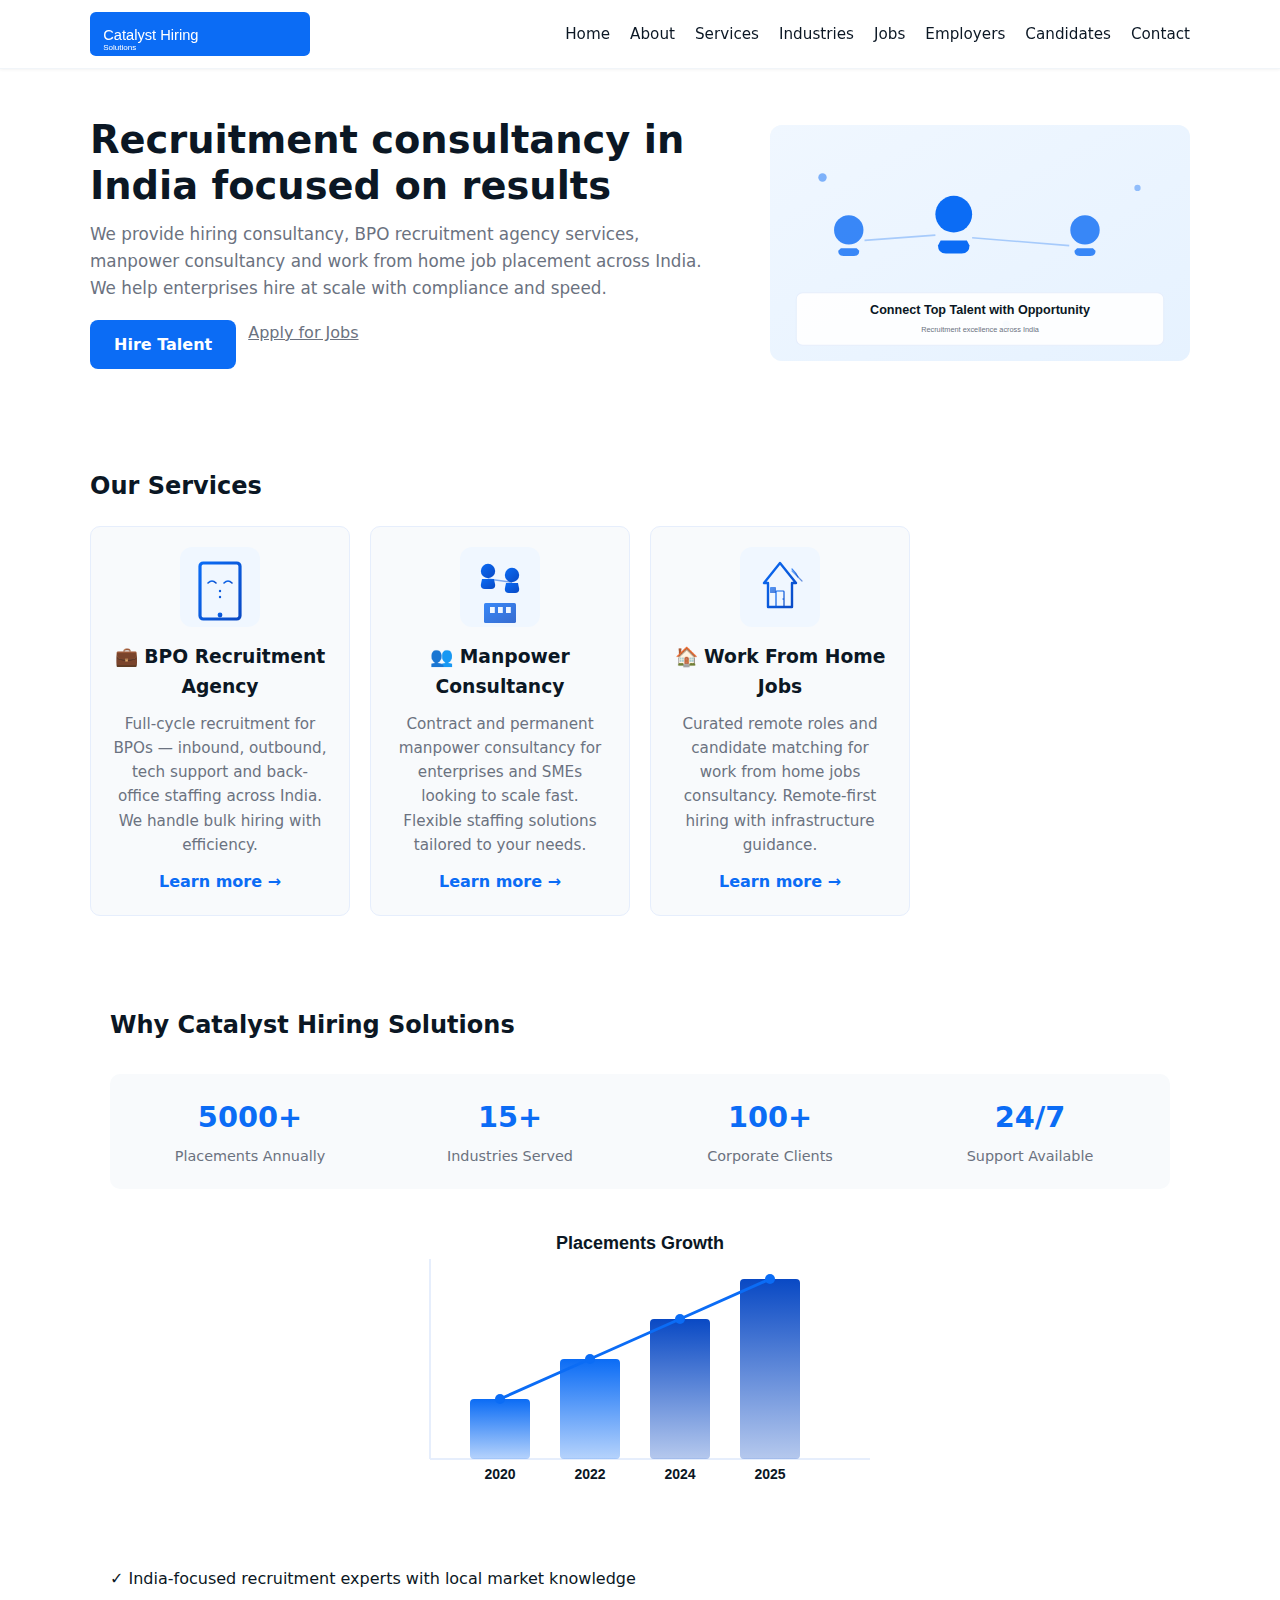
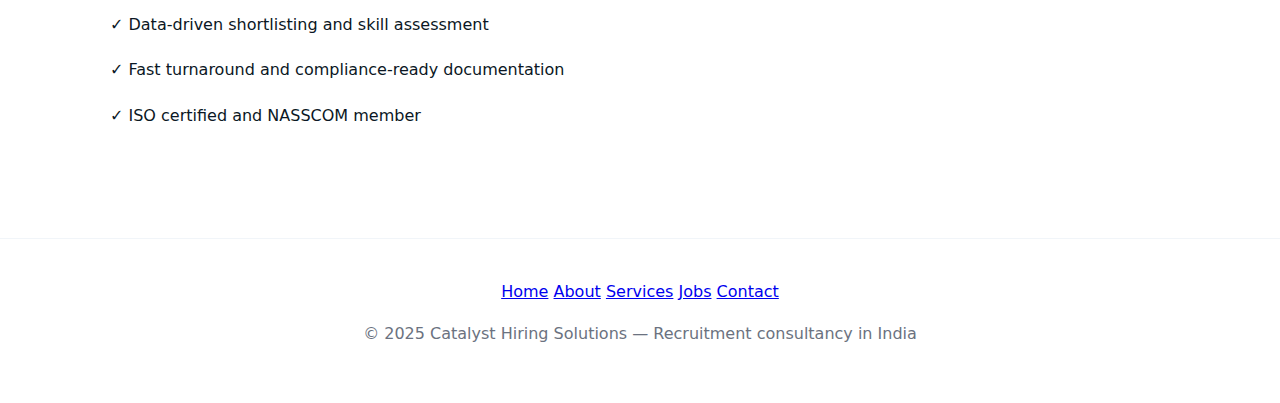
<file: index.html>
<!doctype html>
<html lang="en">
<head>
  <meta charset="utf-8" />
  <meta name="viewport" content="width=device-width,initial-scale=1" />
  <title>Catalyst Hiring Solutions — Recruitment consultancy in India</title>
  <meta name="description" content="Catalyst Hiring Solutions is a top recruitment consultancy in India offering hiring consultancy, BPO recruitment, manpower consultancy and work from home jobs guidance." />
  <link rel="canonical" href="https://www.catalysthiringsolutions.in/" />
  <meta name="robots" content="index, follow" />
  <meta property="og:title" content="Catalyst Hiring Solutions — Recruitment consultancy in India" />
  <meta property="og:description" content="Top India-focused recruitment consultancy: hiring for BPO, remote roles, and manpower solutions." />
  <meta property="og:url" content="https://www.catalysthiringsolutions.in/" />
  <meta property="og:type" content="website" />
  <link rel="stylesheet" href="/assets/css/style.css" />
  <link rel="icon" href="assets/images/favicon.svg" />

  <!-- Organization schema (JSON-LD) -->
  <script type="application/ld+json">
  {
    "@context": "https://schema.org",
    "@type": "Organization",
    "name": "Catalyst Hiring Solutions",
    "url": "https://www.catalysthiringsolutions.in/",
    "logo": "https://www.catalysthiringsolutions.in/assets/images/logo.svg",
    "sameAs": [
      "https://www.linkedin.com/company/catalyst-hiring-solutions"
    ],
    "contactPoint": [{
      "@type": "ContactPoint",
      "telephone": "+91-9876543210",
      "contactType": "customer service",
      "areaServed": "IN",
      "availableLanguage": ["English","Hindi"]
    }]
  }
  </script>

</head>
<body>
  <header class="site-header">
    <div class="container header-row">
      <a class="logo" href="/"><img src="/assets/images/logo.svg" alt="Catalyst Hiring Solutions logo" width="180" height="40" loading="lazy"></a>
      <button id="nav-toggle" class="nav-toggle" aria-expanded="false" aria-label="Toggle navigation">Menu</button>
      <nav class="main-nav" id="main-nav">
        <a href="/">Home</a>
        <a href="/about.html">About</a>
        <a href="/services.html">Services</a>
        <a href="/industries.html">Industries</a>
        <a href="/jobs.html">Jobs</a>
        <a href="/employers.html">Employers</a>
        <a href="/candidates.html">Candidates</a>
        <a href="/contact.html">Contact</a>
      </nav>
    </div>
  </header>

  <main>
    <section class="hero container">
      <div class="hero-copy">
        <h1>Recruitment consultancy in India focused on results</h1>
        <p class="lede">We provide hiring consultancy, BPO recruitment agency services, manpower consultancy and work from home job placement across India. We help enterprises hire at scale with compliance and speed.</p>
        <p class="hero-ctas"><a class="cta" href="/contact.html">Hire Talent</a> <a class="muted" href="/jobs.html">Apply for Jobs</a></p>
      </div>
      <div class="hero-media">
        <img src="/assets/images/hero.svg" alt="Team helping companies hire in India" loading="lazy" />
      </div>
    </section>

    <section class="container services-preview">
      <h2>Our Services</h2>
      <article class="service-card">
        <img src="/assets/images/service-bpo.svg" alt="BPO recruitment icon" class="service-icon" loading="lazy">
        <h3>💼 BPO Recruitment Agency</h3>
        <p>Full-cycle recruitment for BPOs — inbound, outbound, tech support and back-office staffing across India. We handle bulk hiring with efficiency.</p>
        <a href="/services.html#bpo">Learn more →</a>
      </article>
      <article class="service-card">
        <img src="/assets/images/service-manpower.svg" alt="Manpower consultancy icon" class="service-icon" loading="lazy">
        <h3>👥 Manpower Consultancy</h3>
        <p>Contract and permanent manpower consultancy for enterprises and SMEs looking to scale fast. Flexible staffing solutions tailored to your needs.</p>
        <a href="/services.html#manpower">Learn more →</a>
      </article>
      <article class="service-card">
        <img src="/assets/images/service-wfh.svg" alt="Work from home icon" class="service-icon" loading="lazy">
        <h3>🏠 Work From Home Jobs</h3>
        <p>Curated remote roles and candidate matching for work from home jobs consultancy. Remote-first hiring with infrastructure guidance.</p>
        <a href="/services.html#wfh">Learn more →</a>
      </article>
    </section>

    <section class="container stats-section">
      <h2>Why Catalyst Hiring Solutions</h2>
      <div class="stats-grid">
        <div class="stat">
          <strong>5000+</strong>
          <span>Placements Annually</span>
        </div>
        <div class="stat">
          <strong>15+</strong>
          <span>Industries Served</span>
        </div>
        <div class="stat">
          <strong>100+</strong>
          <span>Corporate Clients</span>
        </div>
        <div class="stat">
          <strong>24/7</strong>
          <span>Support Available</span>
        </div>
      </div>
      <div style="text-align:center; margin:30px 0;">
        <img src="/assets/images/stats-chart.svg" alt="Placement growth chart from 2020 to 2025" class="stats-image" loading="lazy">
      </div>
      <ul class="benefits-list">
        <li>✓ India-focused recruitment experts with local market knowledge</li>
        <li>✓ Data-driven shortlisting and skill assessment</li>
        <li>✓ Fast turnaround and compliance-ready documentation</li>
        <li>✓ ISO certified and NASSCOM member</li>
      </ul>
    </section>

  </main>

  <footer class="site-footer">
    <div class="container">
      <nav>
        <a href="/">Home</a>
        <a href="/about.html">About</a>
        <a href="/services.html">Services</a>
        <a href="/jobs.html">Jobs</a>
        <a href="/contact.html">Contact</a>
      </nav>
      <p>&copy; 2025 Catalyst Hiring Solutions — Recruitment consultancy in India</p>
    </div>
  </footer>

  <script src="assets/js/main.js" defer></script>
</body>
</html>
</file>
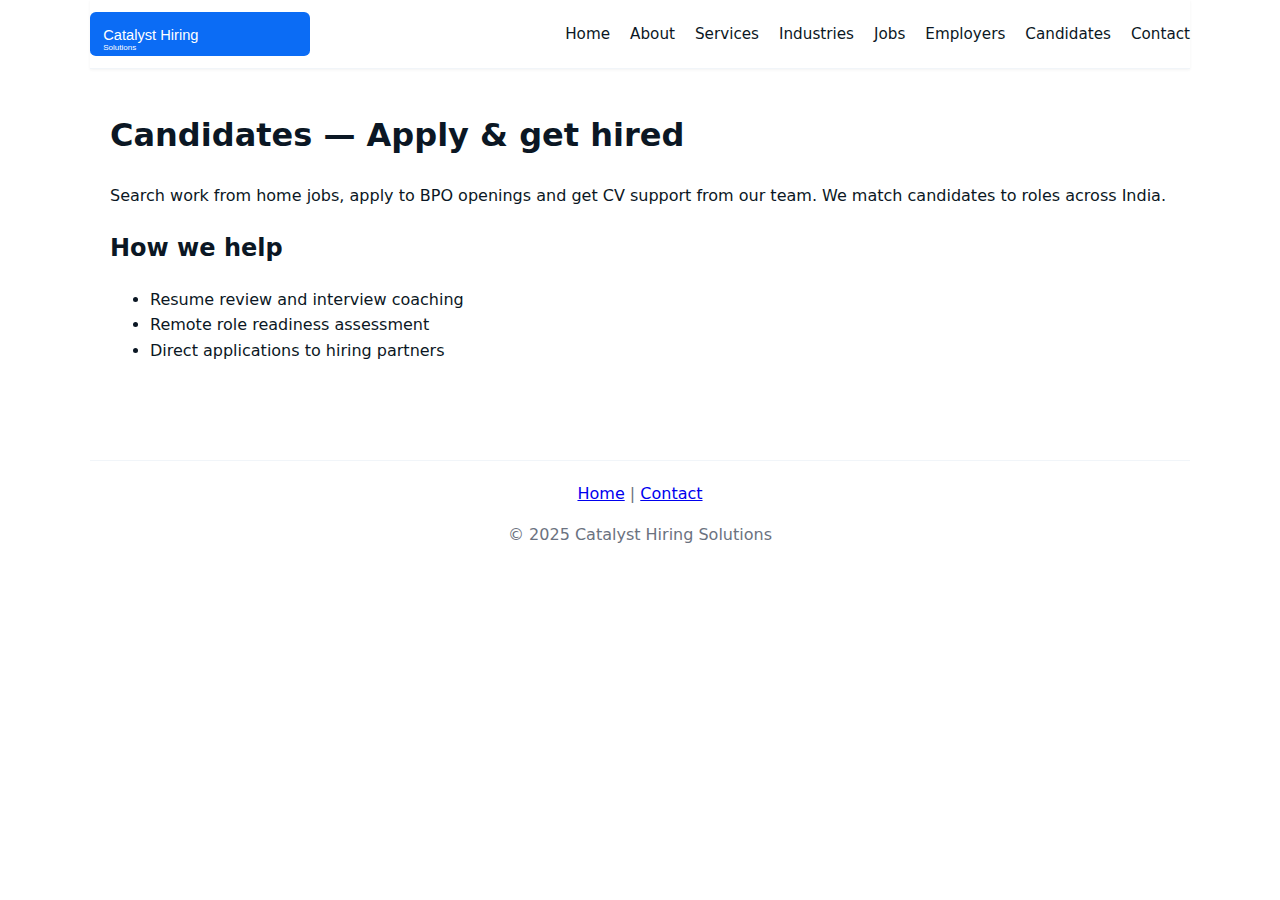
<file: candidates.html>
<!doctype html>
<html lang="en">
<head>
  <meta charset="utf-8">
  <meta name="viewport" content="width=device-width,initial-scale=1">
  <title>Candidates — Apply for jobs & career guidance | Catalyst</title>
  <meta name="description" content="Candidates: find work from home jobs, BPO roles and white-collar openings across India with Catalyst Hiring Solutions. Career guidance and resume support." />
  <link rel="canonical" href="https://www.catalysthiringsolutions.in/candidates.html" />
  <link rel="stylesheet" href="/assets/css/style.css" />
</head>
<body>
  <header class="site-header container header-row">
    <a class="logo" href="/"><img src="/assets/images/logo.svg" alt="Catalyst Hiring Solutions logo" loading="lazy"></a>
    <button id="nav-toggle" class="nav-toggle" aria-expanded="false" aria-label="Toggle navigation">Menu</button>
    <nav class="main-nav" id="main-nav">
      <a href="/">Home</a>
      <a href="/about.html">About</a>
      <a href="/services.html">Services</a>
      <a href="/industries.html">Industries</a>
      <a href="/jobs.html">Jobs</a>
      <a href="/employers.html">Employers</a>
      <a href="/candidates.html">Candidates</a>
      <a href="/contact.html">Contact</a>
    </nav>
  </header>

  <main class="container">
    <h1>Candidates — Apply & get hired</h1>
    <p>Search work from home jobs, apply to BPO openings and get CV support from our team. We match candidates to roles across India.</p>
    <section>
      <h2>How we help</h2>
      <ul>
        <li>Resume review and interview coaching</li>
        <li>Remote role readiness assessment</li>
        <li>Direct applications to hiring partners</li>
      </ul>
    </section>
  </main>

  <footer class="site-footer container">
    <nav><a href="/">Home</a> | <a href="/contact.html">Contact</a></nav>
    <p>&copy; 2025 Catalyst Hiring Solutions</p>
  </footer>

  <script src="/assets/js/main.js" defer></script>
</body>
</html>
</file>
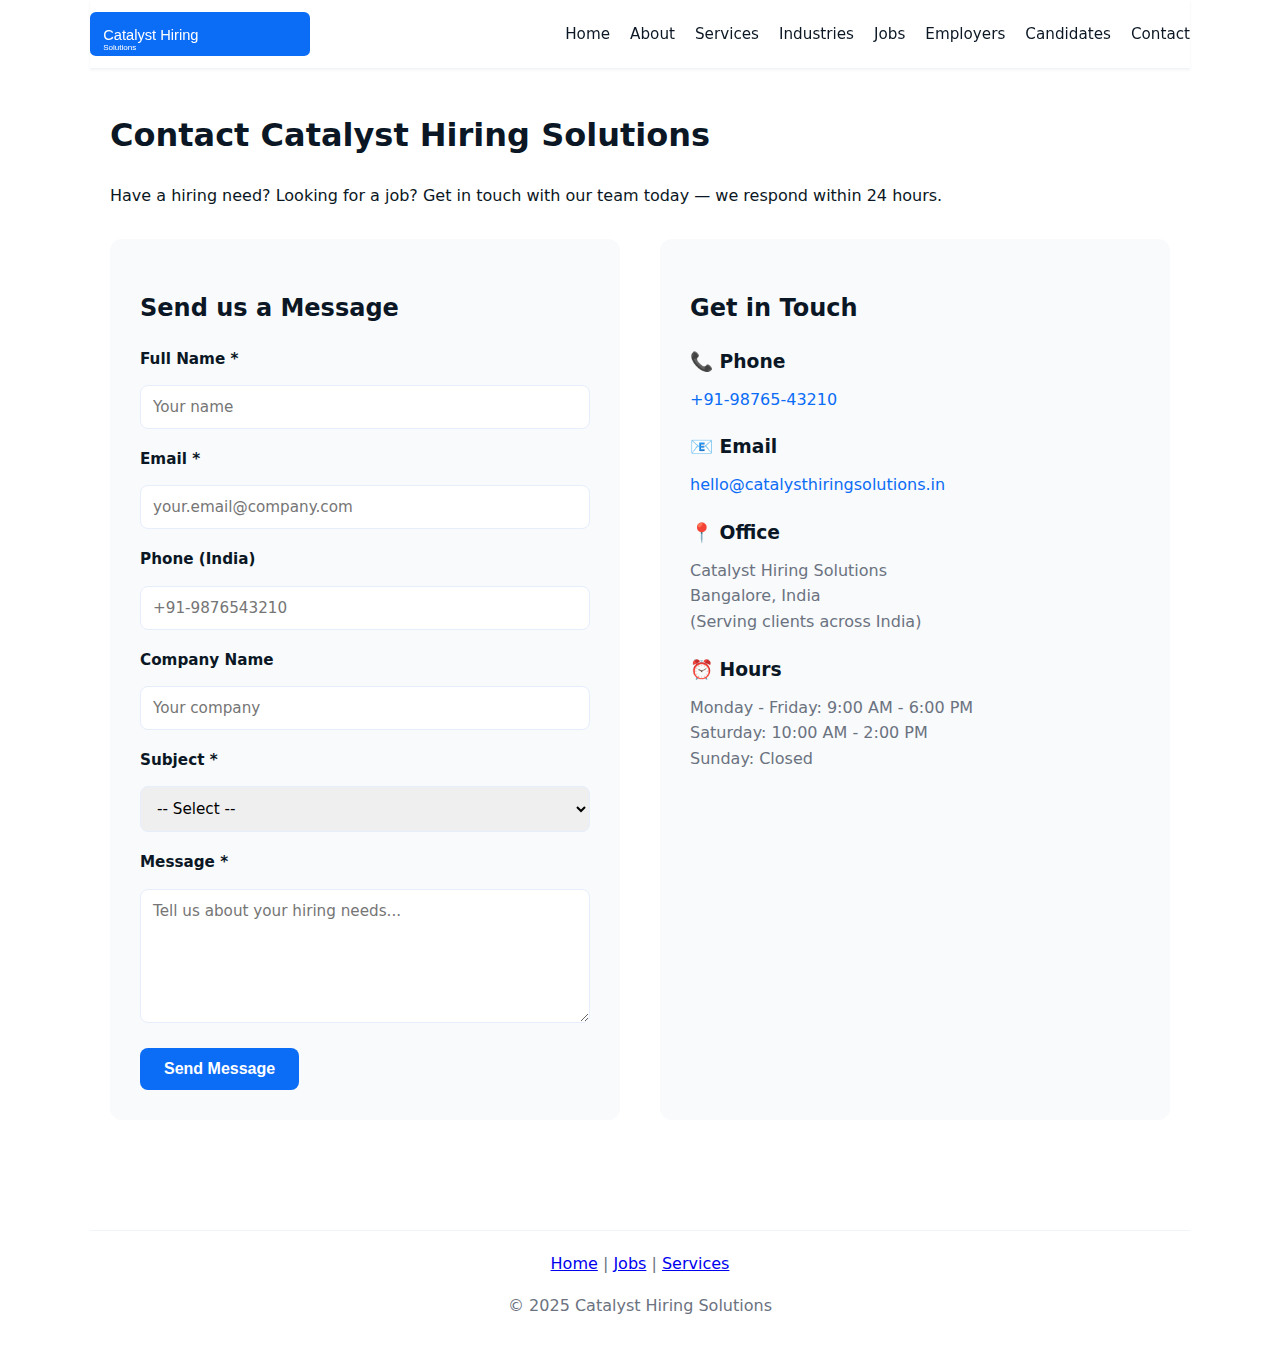
<file: contact.html>
<!doctype html>
<html lang="en">
<head>
  <meta charset="utf-8" />
  <meta name="viewport" content="width=device-width,initial-scale=1" />
  <title>Contact — Catalyst Hiring Solutions (Hiring consultancy India)</title>
  <meta name="description" content="Contact Catalyst Hiring Solutions for hiring consultancy, BPO recruitment and manpower consultancy in India. Request proposals and job placements." />
  <link rel="canonical" href="https://www.catalysthiringsolutions.in/contact.html" />
  <link rel="stylesheet" href="/assets/css/style.css" />
</head>
<body>
  <header class="site-header container header-row">
    <a class="logo" href="/"><img src="/assets/images/logo.svg" alt="Catalyst Hiring Solutions logo" loading="lazy"></a>
    <button id="nav-toggle" class="nav-toggle" aria-expanded="false" aria-label="Toggle navigation">Menu</button>
    <nav class="main-nav" id="main-nav">
      <a href="/">Home</a>
      <a href="/about.html">About</a>
      <a href="/services.html">Services</a>
      <a href="/industries.html">Industries</a>
      <a href="/jobs.html">Jobs</a>
      <a href="/employers.html">Employers</a>
      <a href="/candidates.html">Candidates</a>
      <a href="/contact.html">Contact</a>
    </nav>
  </header>

  <main class="container">
    <h1>Contact Catalyst Hiring Solutions</h1>
    <p>Have a hiring need? Looking for a job? Get in touch with our team today — we respond within 24 hours.</p>

    <section class="contact-grid">
      <div class="contact-form-box">
        <h2>Send us a Message</h2>
        <form id="contact-form" action="https://formspree.io/f/YOUR_FORM_ID" method="post">
          <div class="form-group">
            <label for="name">Full Name *</label>
            <input id="name" name="name" type="text" required placeholder="Your name">
          </div>
          <div class="form-group">
            <label for="email">Email *</label>
            <input id="email" name="email" type="email" required placeholder="your.email@company.com">
          </div>
          <div class="form-group">
            <label for="phone">Phone (India)</label>
            <input id="phone" name="phone" type="tel" placeholder="+91-9876543210">
          </div>
          <div class="form-group">
            <label for="company">Company Name</label>
            <input id="company" name="company" type="text" placeholder="Your company">
          </div>
          <div class="form-group">
            <label for="subject">Subject *</label>
            <select id="subject" name="subject" required>
              <option>-- Select --</option>
              <option>Hiring Inquiry</option>
              <option>Job Application</option>
              <option>Partnership</option>
              <option>General Inquiry</option>
            </select>
          </div>
          <div class="form-group">
            <label for="message">Message *</label>
            <textarea id="message" name="message" rows="6" required placeholder="Tell us about your hiring needs..."></textarea>
          </div>
          <button type="submit" class="cta">Send Message</button>
        </form>
      </div>

      <div class="contact-info-box">
        <h2>Get in Touch</h2>
        <div class="info-block">
          <h3>📞 Phone</h3>
          <p><a href="tel:+919876543210">+91-98765-43210</a></p>
        </div>
        <div class="info-block">
          <h3>📧 Email</h3>
          <p><a href="mailto:hello@catalysthiringsolutions.in">hello@catalysthiringsolutions.in</a></p>
        </div>
        <div class="info-block">
          <h3>📍 Office</h3>
          <p>Catalyst Hiring Solutions<br>Bangalore, India<br>(Serving clients across India)</p>
        </div>
        <div class="info-block">
          <h3>⏰ Hours</h3>
          <p>Monday - Friday: 9:00 AM - 6:00 PM<br>Saturday: 10:00 AM - 2:00 PM<br>Sunday: Closed</p>
        </div>
      </div>
    </section>
  </main>

  <footer class="site-footer container">
    <nav><a href="/">Home</a> | <a href="/jobs.html">Jobs</a> | <a href="/services.html">Services</a></nav>
    <p>&copy; 2025 Catalyst Hiring Solutions</p>
  </footer>

  <script src="/assets/js/main.js" defer></script>
</body>
</html>
</file>
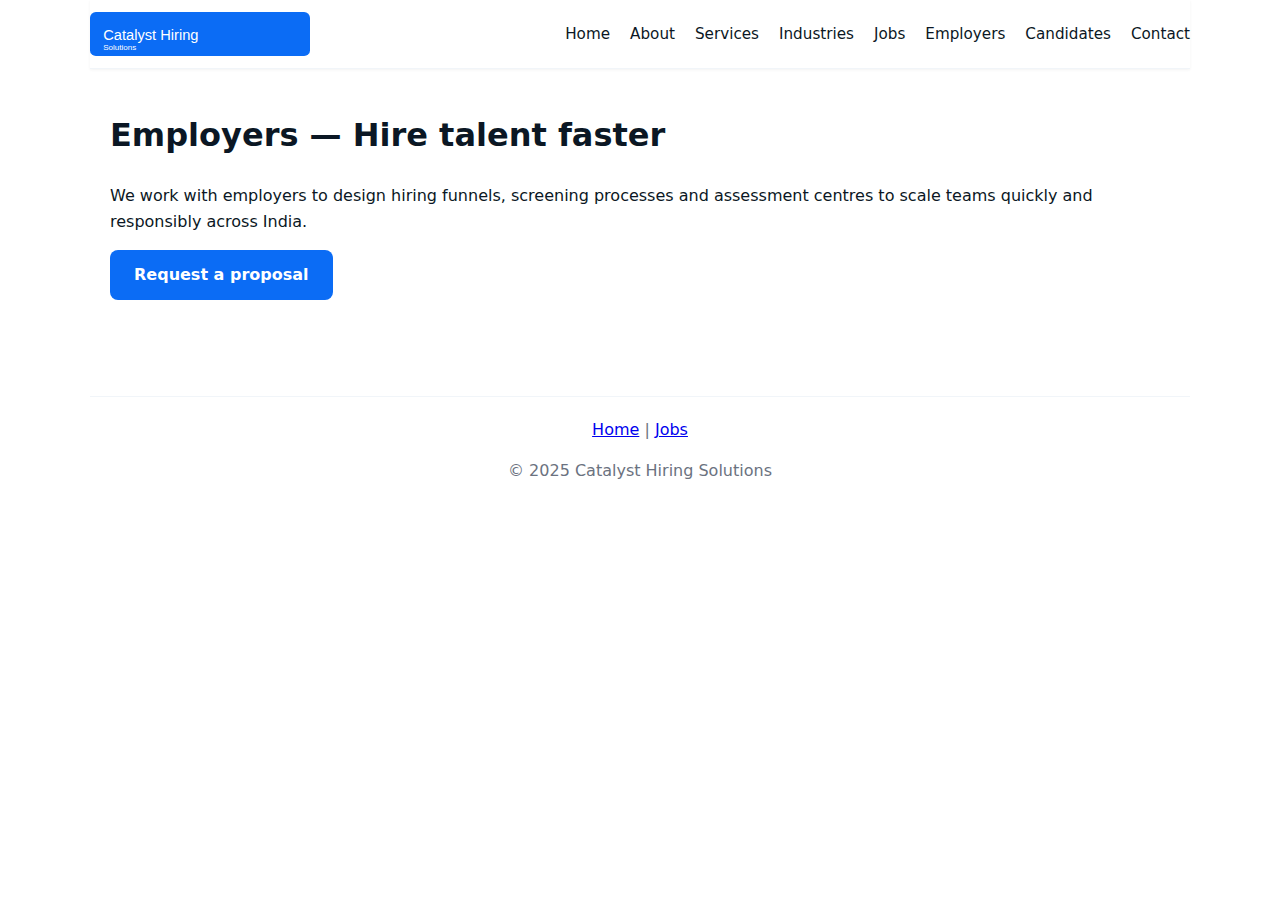
<file: employers.html>
<!doctype html>
<html lang="en">
<head>
  <meta charset="utf-8">
  <meta name="viewport" content="width=device-width,initial-scale=1">
  <title>Employers — Hire talent with Catalyst Hiring Solutions</title>
  <meta name="description" content="Employers: partner with Catalyst Hiring Solutions for hiring consultancy, manpower consultancy and BPO recruitment agency services in India." />
  <link rel="canonical" href="https://www.catalysthiringsolutions.in/employers.html" />
  <link rel="stylesheet" href="/assets/css/style.css" />
</head>
<body>
  <header class="site-header container header-row">
    <a class="logo" href="/"><img src="/assets/images/logo.svg" alt="Catalyst Hiring Solutions logo" loading="lazy"></a>
    <button id="nav-toggle" class="nav-toggle" aria-expanded="false" aria-label="Toggle navigation">Menu</button>
    <nav class="main-nav" id="main-nav">
      <a href="/">Home</a>
      <a href="/about.html">About</a>
      <a href="/services.html">Services</a>
      <a href="/industries.html">Industries</a>
      <a href="/jobs.html">Jobs</a>
      <a href="/employers.html">Employers</a>
      <a href="/candidates.html">Candidates</a>
      <a href="/contact.html">Contact</a>
    </nav>
  </header>

  <main class="container">
    <h1>Employers — Hire talent faster</h1>
    <p>We work with employers to design hiring funnels, screening processes and assessment centres to scale teams quickly and responsibly across India.</p>
    <p><a class="cta" href="/contact.html">Request a proposal</a></p>
  </main>

  <footer class="site-footer container">
    <nav><a href="/">Home</a> | <a href="/jobs.html">Jobs</a></nav>
    <p>&copy; 2025 Catalyst Hiring Solutions</p>
  </footer>

  <script src="/assets/js/main.js" defer></script>
</body>
</html>
</file>
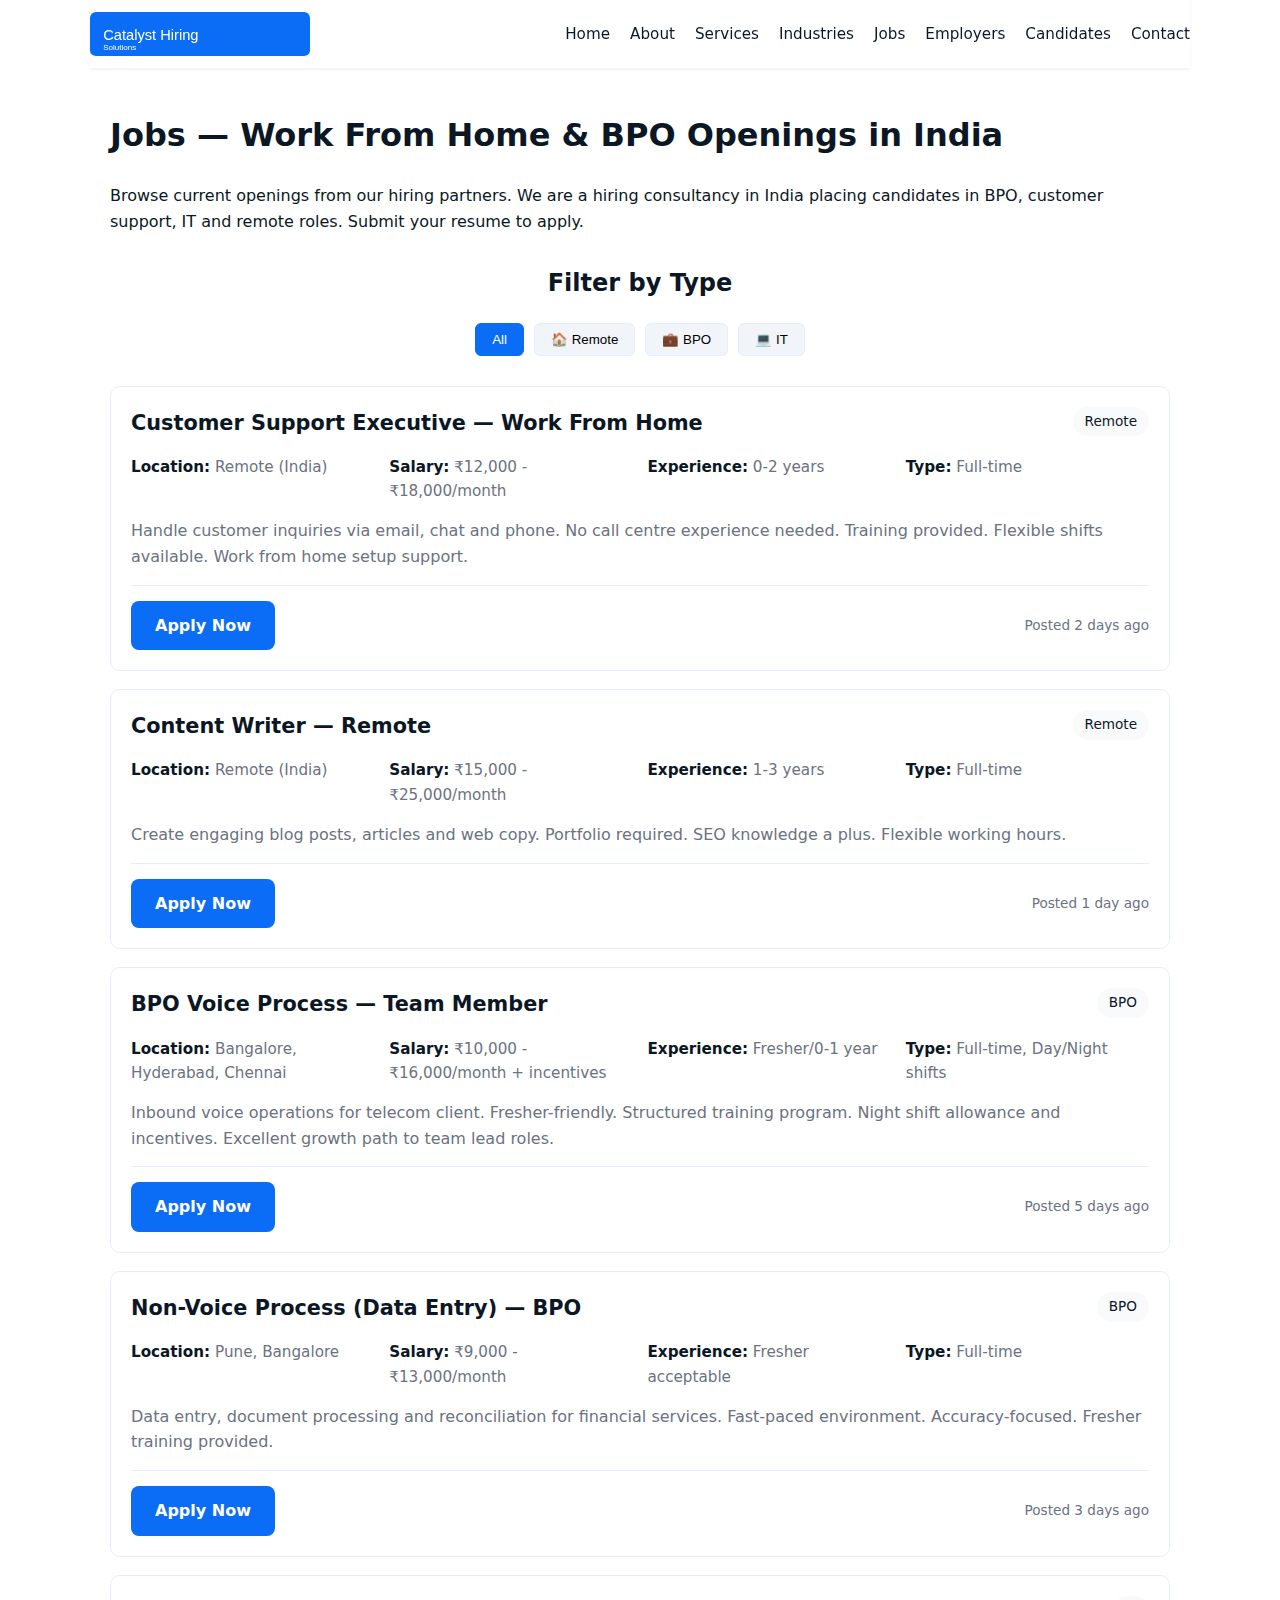
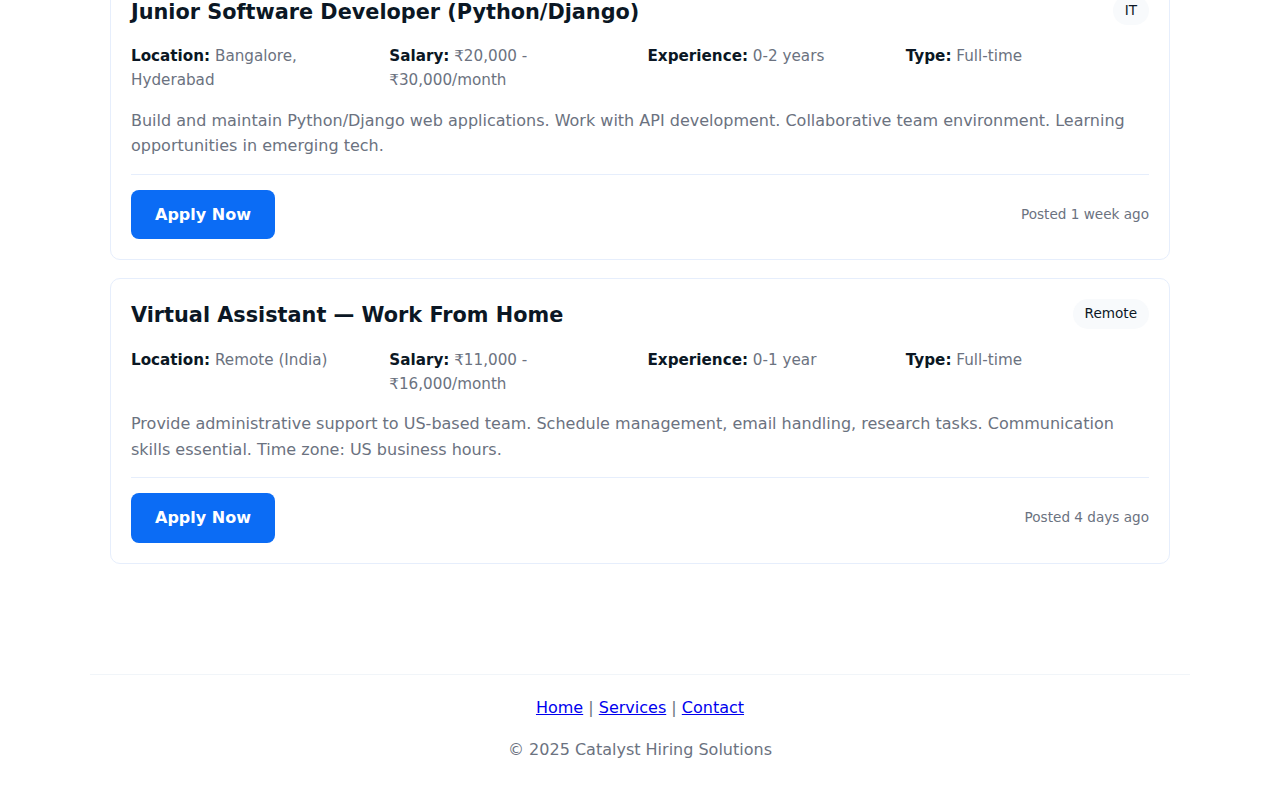
<file: jobs.html>
<!doctype html>
<html lang="en">
<head>
  <meta charset="utf-8" />
  <meta name="viewport" content="width=device-width,initial-scale=1" />
  <title>Jobs — Work from home jobs & BPO openings | Catalyst Hiring Solutions</title>
  <meta name="description" content="Explore current openings: work from home jobs, BPO recruitment roles and manpower positions across India. Apply through Catalyst Hiring Solutions." />
  <link rel="canonical" href="https://www.catalysthiringsolutions.in/jobs.html" />
  <link rel="stylesheet" href="/assets/css/style.css" />
  <script type="application/ld+json">
  {
    "@context": "https://schema.org",
    "@type": "ItemList",
    "itemListElement": []
  }
  </script>
</head>
<body>
  <header class="site-header container header-row">
    <a class="logo" href="/"><img src="/assets/images/logo.svg" alt="Catalyst Hiring Solutions logo" loading="lazy"></a>
    <button id="nav-toggle" class="nav-toggle" aria-expanded="false" aria-label="Toggle navigation">Menu</button>
    <nav class="main-nav" id="main-nav">
      <a href="/">Home</a>
      <a href="/about.html">About</a>
      <a href="/services.html">Services</a>
      <a href="/industries.html">Industries</a>
      <a href="/jobs.html">Jobs</a>
      <a href="/employers.html">Employers</a>
      <a href="/candidates.html">Candidates</a>
      <a href="/contact.html">Contact</a>
    </nav>
  </header>

  <main class="container">
    <h1>Jobs — Work From Home & BPO Openings in India</h1>
    <p>Browse current openings from our hiring partners. We are a hiring consultancy in India placing candidates in BPO, customer support, IT and remote roles. Submit your resume to apply.</p>

    <section class="jobs-filters">
      <h2>Filter by Type</h2>
      <div class="filter-buttons">
        <button class="filter-btn active" onclick="filterJobs('all')">All</button>
        <button class="filter-btn" onclick="filterJobs('remote')">🏠 Remote</button>
        <button class="filter-btn" onclick="filterJobs('bpo')">💼 BPO</button>
        <button class="filter-btn" onclick="filterJobs('it')">💻 IT</button>
      </div>
    </section>

    <section id="job-listings">
      
      <article class="job-card" data-type="remote">
        <div class="job-header">
          <h2>Customer Support Executive — Work From Home</h2>
          <span class="job-type">Remote</span>
        </div>
        <div class="job-details">
          <p><strong>Location:</strong> Remote (India)</p>
          <p><strong>Salary:</strong> ₹12,000 - ₹18,000/month</p>
          <p><strong>Experience:</strong> 0-2 years</p>
          <p><strong>Type:</strong> Full-time</p>
        </div>
        <p class="job-desc">Handle customer inquiries via email, chat and phone. No call centre experience needed. Training provided. Flexible shifts available. Work from home setup support.</p>
        <div class="job-footer">
          <a class="cta" href="/contact.html?ref=job1">Apply Now</a>
          <span class="posted">Posted 2 days ago</span>
        </div>
      </article>

      <article class="job-card" data-type="remote">
        <div class="job-header">
          <h2>Content Writer — Remote</h2>
          <span class="job-type">Remote</span>
        </div>
        <div class="job-details">
          <p><strong>Location:</strong> Remote (India)</p>
          <p><strong>Salary:</strong> ₹15,000 - ₹25,000/month</p>
          <p><strong>Experience:</strong> 1-3 years</p>
          <p><strong>Type:</strong> Full-time</p>
        </div>
        <p class="job-desc">Create engaging blog posts, articles and web copy. Portfolio required. SEO knowledge a plus. Flexible working hours.</p>
        <div class="job-footer">
          <a class="cta" href="/contact.html?ref=job2">Apply Now</a>
          <span class="posted">Posted 1 day ago</span>
        </div>
      </article>

      <article class="job-card" data-type="bpo">
        <div class="job-header">
          <h2>BPO Voice Process — Team Member</h2>
          <span class="job-type">BPO</span>
        </div>
        <div class="job-details">
          <p><strong>Location:</strong> Bangalore, Hyderabad, Chennai</p>
          <p><strong>Salary:</strong> ₹10,000 - ₹16,000/month + incentives</p>
          <p><strong>Experience:</strong> Fresher/0-1 year</p>
          <p><strong>Type:</strong> Full-time, Day/Night shifts</p>
        </div>
        <p class="job-desc">Inbound voice operations for telecom client. Fresher-friendly. Structured training program. Night shift allowance and incentives. Excellent growth path to team lead roles.</p>
        <div class="job-footer">
          <a class="cta" href="/contact.html?ref=job3">Apply Now</a>
          <span class="posted">Posted 5 days ago</span>
        </div>
      </article>

      <article class="job-card" data-type="bpo">
        <div class="job-header">
          <h2>Non-Voice Process (Data Entry) — BPO</h2>
          <span class="job-type">BPO</span>
        </div>
        <div class="job-details">
          <p><strong>Location:</strong> Pune, Bangalore</p>
          <p><strong>Salary:</strong> ₹9,000 - ₹13,000/month</p>
          <p><strong>Experience:</strong> Fresher acceptable</p>
          <p><strong>Type:</strong> Full-time</p>
        </div>
        <p class="job-desc">Data entry, document processing and reconciliation for financial services. Fast-paced environment. Accuracy-focused. Fresher training provided.</p>
        <div class="job-footer">
          <a class="cta" href="/contact.html?ref=job4">Apply Now</a>
          <span class="posted">Posted 3 days ago</span>
        </div>
      </article>

      <article class="job-card" data-type="it">
        <div class="job-header">
          <h2>Junior Software Developer (Python/Django)</h2>
          <span class="job-type">IT</span>
        </div>
        <div class="job-details">
          <p><strong>Location:</strong> Bangalore, Hyderabad</p>
          <p><strong>Salary:</strong> ₹20,000 - ₹30,000/month</p>
          <p><strong>Experience:</strong> 0-2 years</p>
          <p><strong>Type:</strong> Full-time</p>
        </div>
        <p class="job-desc">Build and maintain Python/Django web applications. Work with API development. Collaborative team environment. Learning opportunities in emerging tech.</p>
        <div class="job-footer">
          <a class="cta" href="/contact.html?ref=job5">Apply Now</a>
          <span class="posted">Posted 1 week ago</span>
        </div>
      </article>

      <article class="job-card" data-type="remote">
        <div class="job-header">
          <h2>Virtual Assistant — Work From Home</h2>
          <span class="job-type">Remote</span>
        </div>
        <div class="job-details">
          <p><strong>Location:</strong> Remote (India)</p>
          <p><strong>Salary:</strong> ₹11,000 - ₹16,000/month</p>
          <p><strong>Experience:</strong> 0-1 year</p>
          <p><strong>Type:</strong> Full-time</p>
        </div>
        <p class="job-desc">Provide administrative support to US-based team. Schedule management, email handling, research tasks. Communication skills essential. Time zone: US business hours.</p>
        <div class="job-footer">
          <a class="cta" href="/contact.html?ref=job6">Apply Now</a>
          <span class="posted">Posted 4 days ago</span>
        </div>
      </article>

    </section>

    <section class="no-more-jobs" style="display:none; text-align:center;">
      <p>No jobs match your filter. Try a different category.</p>
    </section>

  </main>

  <footer class="site-footer container">
    <nav><a href="/">Home</a> | <a href="/services.html">Services</a> | <a href="/contact.html">Contact</a></nav>
    <p>&copy; 2025 Catalyst Hiring Solutions</p>
  </footer>

  <script src="/assets/js/main.js" defer></script>
</body>
</html>
</file>
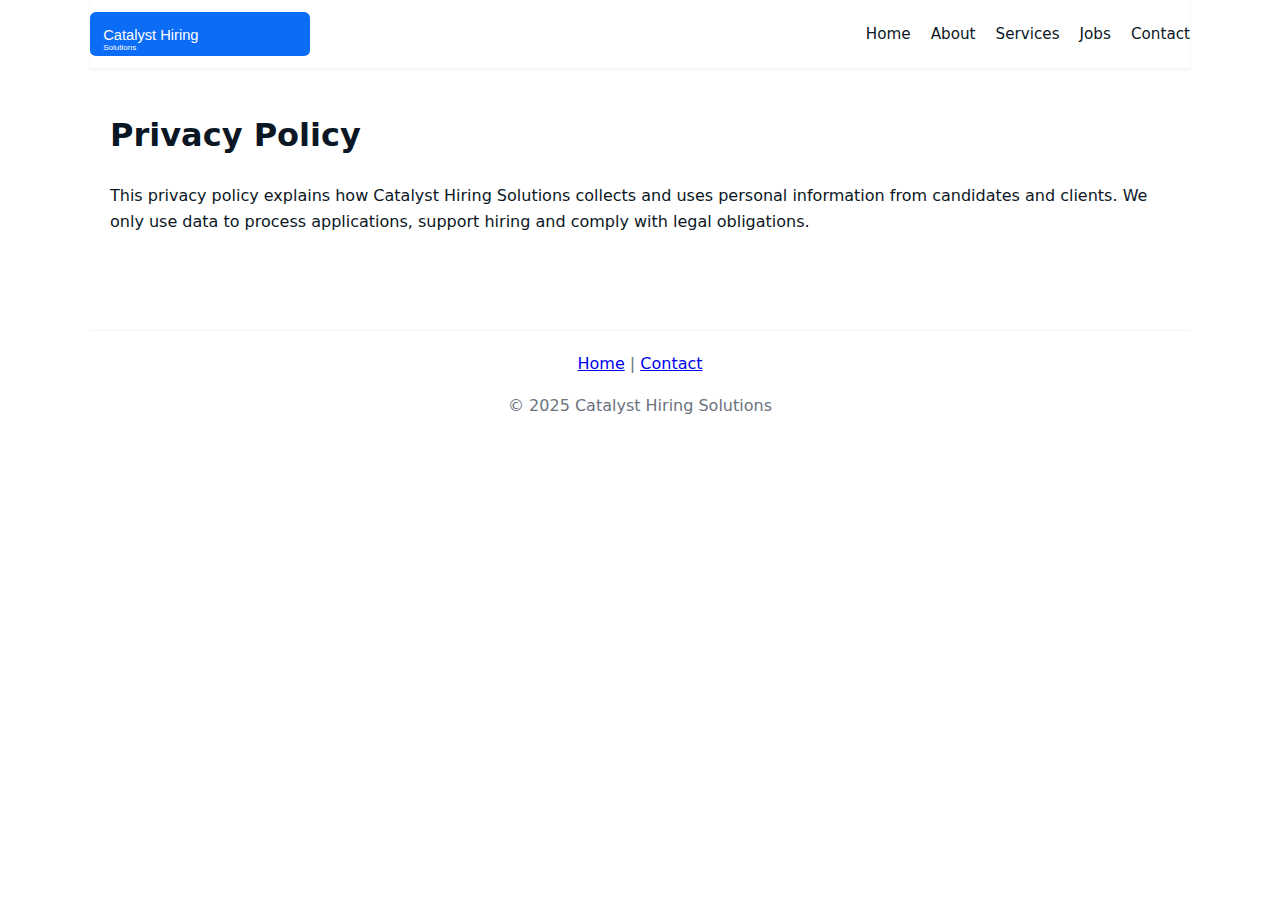
<file: privacy.html>
<!doctype html>
<html lang="en">
<head>
  <meta charset="utf-8">
  <meta name="viewport" content="width=device-width,initial-scale=1">
  <title>Privacy Policy — Catalyst Hiring Solutions</title>
  <meta name="description" content="Privacy policy for Catalyst Hiring Solutions. We respect candidate and client data and follow data protection best practices in India." />
  <link rel="canonical" href="https://www.catalysthiringsolutions.in/privacy.html" />
  <link rel="stylesheet" href="/assets/css/style.css" />
</head>
<body>
  <header class="site-header container header-row">
    <a class="logo" href="/"><img src="/assets/images/logo.svg" alt="Catalyst Hiring Solutions logo" loading="lazy"></a>
    <button id="nav-toggle" class="nav-toggle" aria-expanded="false" aria-label="Toggle navigation">Menu</button>
    <nav class="main-nav" id="main-nav">
      <a href="/">Home</a>
      <a href="/about.html">About</a>
      <a href="/services.html">Services</a>
      <a href="/jobs.html">Jobs</a>
      <a href="/contact.html">Contact</a>
    </nav>
  </header>

  <main class="container">
    <h1>Privacy Policy</h1>
    <p>This privacy policy explains how Catalyst Hiring Solutions collects and uses personal information from candidates and clients. We only use data to process applications, support hiring and comply with legal obligations.</p>
  </main>

  <footer class="site-footer container">
    <nav><a href="/">Home</a> | <a href="/contact.html">Contact</a></nav>
    <p>&copy; 2025 Catalyst Hiring Solutions</p>
  </footer>

  <script src="/assets/js/main.js" defer></script>
</body>
</html>
</file>
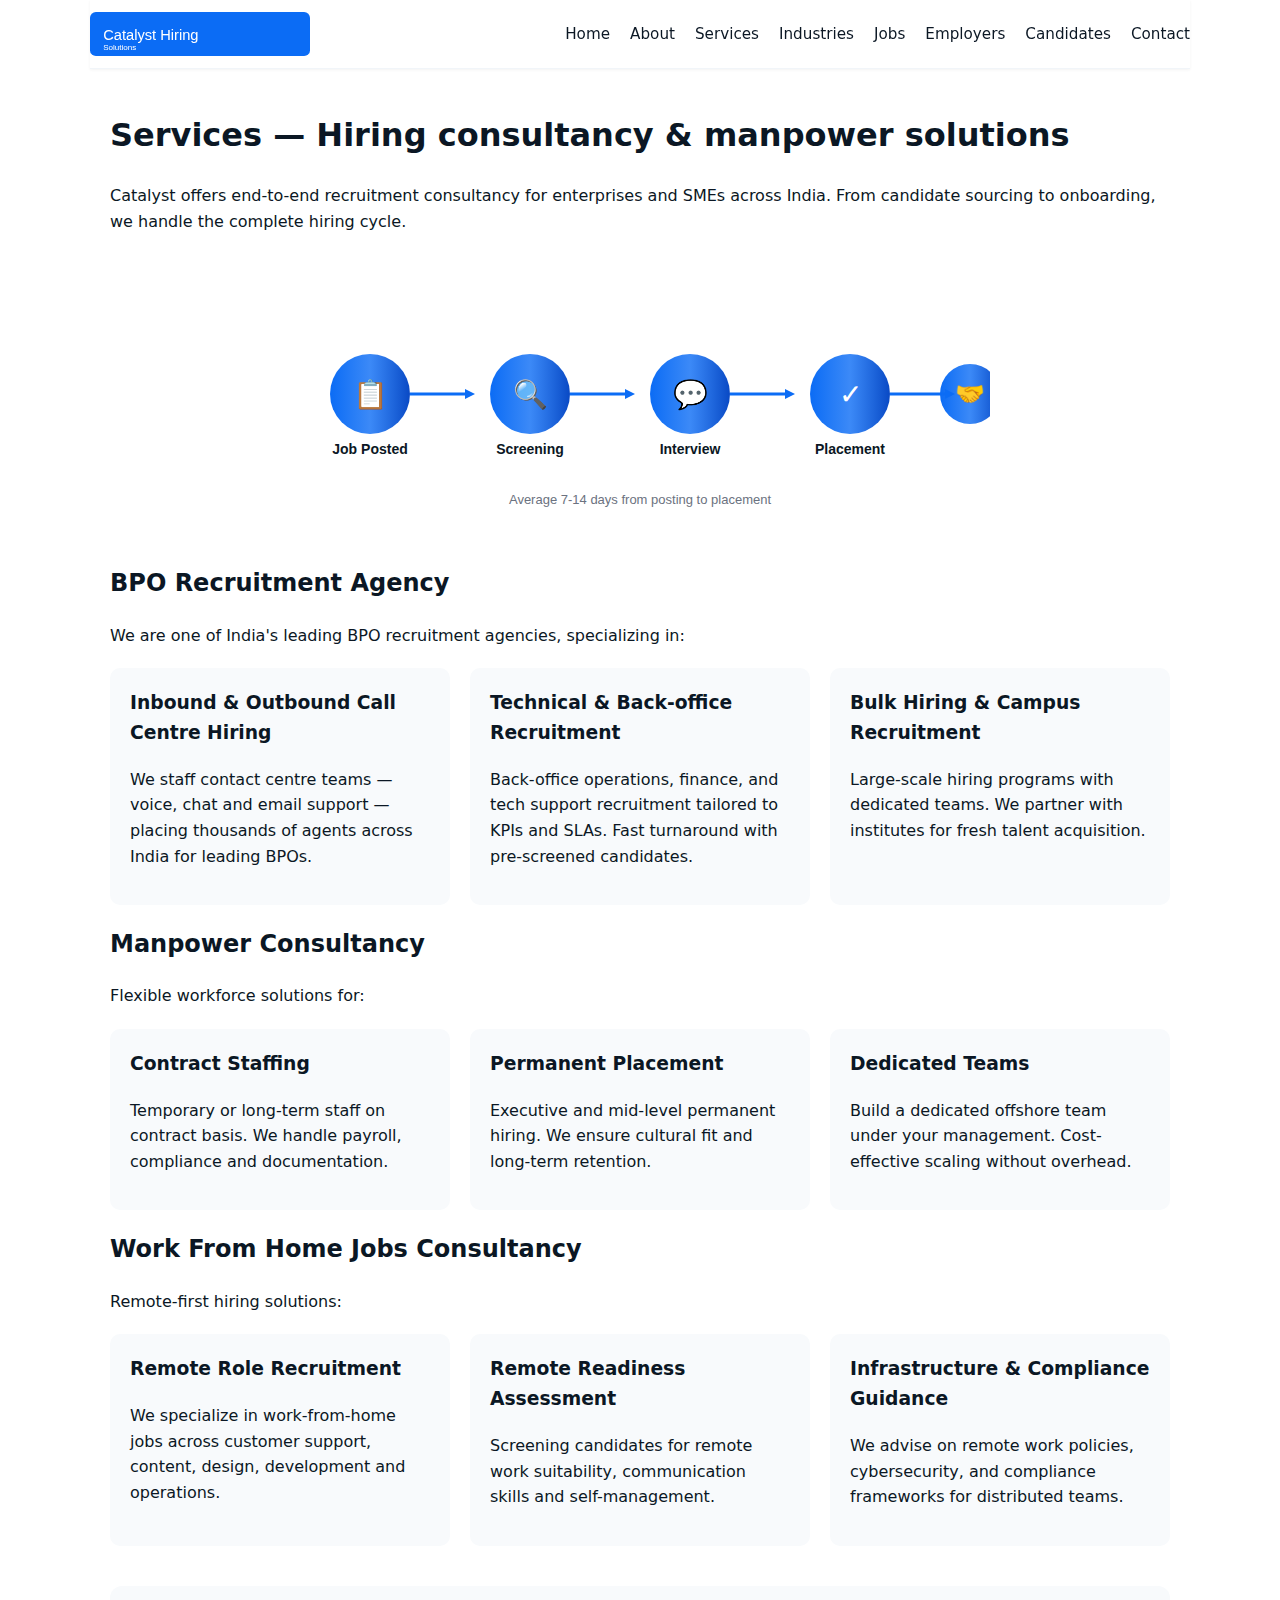
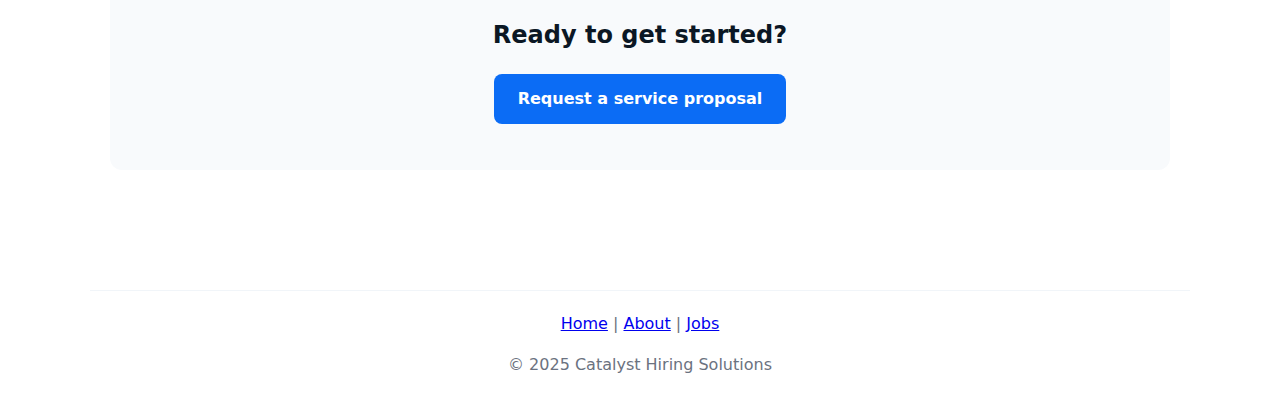
<file: services.html>
<!doctype html>
<html lang="en">
<head>
  <meta charset="utf-8" />
  <meta name="viewport" content="width=device-width,initial-scale=1" />
  <title>Services — BPO recruitment & manpower consultancy | Catalyst</title>
  <meta name="description" content="Services from Catalyst: BPO recruitment agency, manpower consultancy, hiring consultancy and remote hiring solutions across India." />
  <link rel="canonical" href="https://www.catalysthiringsolutions.in/services.html" />
  <link rel="stylesheet" href="/assets/css/style.css" />
  <script type="application/ld+json">
  {"@context":"https://schema.org","@type":"ProfessionalService","name":"Catalyst Hiring Solutions","url":"https://www.catalysthiringsolutions.in/services.html"}
  </script>
</head>
<body>
  <header class="site-header container header-row">
    <a class="logo" href="/"><img src="/assets/images/logo.svg" alt="Catalyst Hiring Solutions logo" loading="lazy"></a>
    <button id="nav-toggle" class="nav-toggle" aria-expanded="false" aria-label="Toggle navigation">Menu</button>
    <nav class="main-nav" id="main-nav">
      <a href="/">Home</a>
      <a href="/about.html">About</a>
      <a href="/services.html">Services</a>
      <a href="/industries.html">Industries</a>
      <a href="/jobs.html">Jobs</a>
      <a href="/employers.html">Employers</a>
      <a href="/candidates.html">Candidates</a>
      <a href="/contact.html">Contact</a>
    </nav>
  </header>

  <main class="container">
    <h1>Services — Hiring consultancy & manpower solutions</h1>
    <p>Catalyst offers end-to-end recruitment consultancy for enterprises and SMEs across India. From candidate sourcing to onboarding, we handle the complete hiring cycle.</p>

    <div style="margin:40px 0;">
      <img src="/assets/images/process-flow.svg" alt="Recruitment process workflow: from posting to placement" style="width:100%;max-width:700px;height:auto;margin:0 auto;display:block;" loading="lazy">
    </div>

    <section id="bpo">
      <h2>BPO Recruitment Agency</h2>
      <p>We are one of India's leading BPO recruitment agencies, specializing in:</p>
      <div class="service-details">
        <article>
          <h3>Inbound & Outbound Call Centre Hiring</h3>
          <p>We staff contact centre teams — voice, chat and email support — placing thousands of agents across India for leading BPOs.</p>
        </article>
        <article>
          <h3>Technical & Back-office Recruitment</h3>
          <p>Back-office operations, finance, and tech support recruitment tailored to KPIs and SLAs. Fast turnaround with pre-screened candidates.</p>
        </article>
        <article>
          <h3>Bulk Hiring & Campus Recruitment</h3>
          <p>Large-scale hiring programs with dedicated teams. We partner with institutes for fresh talent acquisition.</p>
        </article>
      </div>
    </section>

    <section id="manpower">
      <h2>Manpower Consultancy</h2>
      <p>Flexible workforce solutions for:</p>
      <div class="service-details">
        <article>
          <h3>Contract Staffing</h3>
          <p>Temporary or long-term staff on contract basis. We handle payroll, compliance and documentation.</p>
        </article>
        <article>
          <h3>Permanent Placement</h3>
          <p>Executive and mid-level permanent hiring. We ensure cultural fit and long-term retention.</p>
        </article>
        <article>
          <h3>Dedicated Teams</h3>
          <p>Build a dedicated offshore team under your management. Cost-effective scaling without overhead.</p>
        </article>
      </div>
    </section>

    <section id="wfh">
      <h2>Work From Home Jobs Consultancy</h2>
      <p>Remote-first hiring solutions:</p>
      <div class="service-details">
        <article>
          <h3>Remote Role Recruitment</h3>
          <p>We specialize in work-from-home jobs across customer support, content, design, development and operations.</p>
        </article>
        <article>
          <h3>Remote Readiness Assessment</h3>
          <p>Screening candidates for remote work suitability, communication skills and self-management.</p>
        </article>
        <article>
          <h3>Infrastructure & Compliance Guidance</h3>
          <p>We advise on remote work policies, cybersecurity, and compliance frameworks for distributed teams.</p>
        </article>
      </div>
    </section>

    <div class="cta-section">
      <h2>Ready to get started?</h2>
      <p><a class="cta" href="/contact.html">Request a service proposal</a></p>
    </div>
  </main>

  <footer class="site-footer container">
    <nav><a href="/">Home</a> | <a href="/about.html">About</a> | <a href="/jobs.html">Jobs</a></nav>
    <p>&copy; 2025 Catalyst Hiring Solutions</p>
  </footer>

  <script src="/assets/js/main.js" defer></script>
</body>
</html>
</file>
<file: assets/css/style.css>
/* Catalyst Hiring Solutions - Lightweight responsive CSS
   Clean, minimal, Core Web Vitals friendly (single file)
*/
:root{--accent:#0b6cf5;--text:#0b1724;--muted:#6b7280;--bg:#ffffff;--container:1100px;--light-bg:#f8fafc}
*{box-sizing:border-box}
html,body{height:100%}
body{margin:0;font-family:Inter,system-ui,-apple-system,'Segoe UI',Roboto,'Helvetica Neue',Arial,sans-serif;color:var(--text);background:var(--bg);line-height:1.6;-webkit-font-smoothing:antialiased}
.container{max-width:var(--container);margin:0 auto;padding:20px}

/* Header & Navigation */
.site-header{border-bottom:1px solid #f1f5f9;background:#fff;position:sticky;top:0;z-index:40;box-shadow:0 1px 3px rgba(0,0,0,0.05)}
.header-row{display:flex;align-items:center;justify-content:space-between;padding:12px 0}
.logo img{height:44px;width:auto;display:block}
.nav-toggle{display:none;background:transparent;border:none;padding:8px 12px;border-radius:8px;cursor:pointer;font-size:1rem}
.nav-toggle:hover{background:#f1f5f9}
.main-nav{display:flex;gap:20px;align-items:center;list-style:none}
.main-nav a{color:var(--text);text-decoration:none;font-weight:500;font-size:0.95rem;transition:color 0.2s}
.main-nav a:hover{color:var(--accent)}

/* Hero Section */
.hero{display:grid;grid-template-columns:1fr 420px;gap:28px;align-items:center;padding:48px 0}
.hero-copy h1{font-size:clamp(1.6rem,3.6vw,2.4rem);margin:0 0 12px;line-height:1.2}
.lede{color:var(--muted);max-width:60ch;margin:0 0 18px;font-size:1.05rem}
.hero-media img{width:100%;height:auto;display:block;border-radius:12px;background:var(--light-bg)}
.hero-ctas{display:flex;gap:12px;flex-wrap:wrap;margin:0}
.hero-ctas a{display:inline-block}

/* CTA Buttons */
.cta{background:var(--accent);color:#fff;padding:12px 24px;border-radius:8px;text-decoration:none;display:inline-block;border:none;cursor:pointer;font-size:1rem;font-weight:600;transition:background 0.2s}
.cta:hover{background:#0949c4}
.muted{color:var(--muted);text-decoration:underline}
.muted:hover{color:var(--text)}

/* Service Cards Grid */
.services-preview{display:grid;grid-template-columns:repeat(auto-fit,minmax(240px,1fr));gap:20px;padding:30px 0}
.services-preview h2{grid-column:1/-1;margin-bottom:0}
.service-card{background:var(--light-bg);padding:20px;border-radius:10px;border:1px solid #e6eefc;transition:all 0.2s;text-align:center}
.service-card:hover{border-color:var(--accent);box-shadow:0 4px 12px rgba(11,108,245,0.1)}
.service-icon{width:80px;height:80px;margin:0 auto 15px;display:block}
.service-card h3{margin:0 0 10px;color:var(--text)}
.service-card p{margin:0 0 12px;color:var(--muted);font-size:0.95rem}
.service-card a{color:var(--accent);text-decoration:none;font-weight:600}
.service-card a:hover{text-decoration:underline}

/* Stats Section */
.stats-section h2{margin-top:40px}
.stats-grid{display:grid;grid-template-columns:repeat(auto-fit,minmax(150px,1fr));gap:20px;margin:30px 0;padding:20px;background:var(--light-bg);border-radius:10px}
.stat{text-align:center}
.stat strong{display:block;font-size:1.8rem;color:var(--accent);margin-bottom:5px}
.stat span{display:block;color:var(--muted);font-size:0.9rem}
.stats-image{max-width:100%;height:auto;border-radius:10px}
.benefits-list{list-style:none;padding:0;margin:20px 0}
.benefits-list li{padding:10px 0;color:var(--text)}

/* About Grid */
.about-grid{display:grid;grid-template-columns:repeat(auto-fit,minmax(240px,1fr));gap:20px;margin:20px 0}
.about-box{background:var(--light-bg);padding:20px;border-radius:10px}
.about-box h3{margin-top:0}
.values-list{list-style:none;padding:0}
.values-list li{padding:10px 0;line-height:1.6}

/* Jobs Cards */
.jobs-filters{margin:30px 0;text-align:center}
.filter-buttons{display:flex;gap:10px;justify-content:center;flex-wrap:wrap;margin:15px 0}
.filter-btn{background:#f1f5f9;border:1px solid #e6eefc;padding:8px 16px;border-radius:6px;cursor:pointer;font-weight:500;transition:all 0.2s}
.filter-btn:hover{background:#e6eefc}
.filter-btn.active{background:var(--accent);color:#fff;border-color:var(--accent)}

#job-listings{display:grid;grid-template-columns:1fr;gap:18px;margin:30px 0}
.job-card{border:1px solid #e6eefc;padding:20px;border-radius:10px;background:#fff;transition:all 0.2s}
.job-card:hover{border-color:var(--accent);box-shadow:0 4px 12px rgba(11,108,245,0.1)}
.job-header{display:flex;justify-content:space-between;align-items:start;gap:15px;margin-bottom:12px}
.job-header h2{margin:0;font-size:1.3rem;flex:1}
.job-type{background:var(--light-bg);color:var(--text);padding:4px 12px;border-radius:20px;font-size:0.85rem;white-space:nowrap}
.job-details{display:grid;grid-template-columns:repeat(auto-fit,minmax(150px,1fr));gap:15px;margin:15px 0;font-size:0.95rem}
.job-details p{margin:0;color:var(--muted)}
.job-details strong{color:var(--text)}
.job-desc{color:var(--muted);margin:15px 0}
.job-footer{display:flex;justify-content:space-between;align-items:center;margin-top:15px;padding-top:15px;border-top:1px solid #e6eefc}
.posted{color:var(--muted);font-size:0.85rem}

/* Forms */
.contact-grid{display:grid;grid-template-columns:1fr 1fr;gap:40px;margin:30px 0}
.contact-form-box,.contact-info-box{background:var(--light-bg);padding:30px;border-radius:12px}
.form-group{margin-bottom:18px}
form label{display:block;margin-bottom:8px;color:var(--text);font-weight:600;font-size:0.95rem}
input,textarea,select{width:100%;padding:12px;margin-top:6px;border:1px solid #e6eefc;border-radius:8px;font-family:inherit;font-size:0.95rem}
input:focus,textarea:focus,select:focus{outline:none;border-color:var(--accent);box-shadow:0 0 0 3px rgba(11,108,245,0.1)}
.info-block{margin-bottom:20px}
.info-block h3{margin:0 0 10px;color:var(--text)}
.info-block p{margin:0;color:var(--muted)}
.info-block a{color:var(--accent);text-decoration:none}

.service-details{display:grid;grid-template-columns:repeat(auto-fit,minmax(260px,1fr));gap:20px;margin:20px 0}
.service-details article{background:var(--light-bg);padding:20px;border-radius:10px}
.service-details h3{margin-top:0}

.cta-section{text-align:center;margin:40px 0;padding:30px;background:var(--light-bg);border-radius:12px}
.cta-section h2{margin-top:0}

/* Footer */
.site-footer{text-align:center;border-top:1px solid #f1f5f9;padding:20px 0;color:var(--muted);margin-top:60px;background:#fff}

/* Mobile Responsiveness */
@media (max-width:900px){
  .hero{grid-template-columns:1fr;gap:18px;padding:28px 0}
  .hero-media{order:-1}
  .main-nav{position:fixed;top:60px;right:0;background:#fff;flex-direction:column;padding:20px;border-left:1px solid #e6eefc;width:220px;max-height:calc(100vh - 60px);overflow-y:auto;transform:translateX(110%);transition:transform 0.22s ease-in-out}
  .main-nav.open{transform:translateX(0)}
  .nav-toggle{display:inline-block}
  .contact-grid{grid-template-columns:1fr;gap:20px}
  .job-header{flex-direction:column}
  .job-details{grid-template-columns:1fr}
}

@media (max-width:640px){
  .container{padding:16px}
  .hero-copy h1{font-size:1.5rem}
  .stats-grid{grid-template-columns:repeat(2,1fr)}
  .filter-buttons{flex-direction:column}
  .filter-btn{width:100%}
  .job-footer{flex-direction:column;align-items:flex-start;gap:10px}
  .contact-form-box,.contact-info-box{padding:20px}
}

/* Accessibility */
a:focus,button:focus{outline:3px solid #cfe4ff;outline-offset:2px}

/* Performance: minimal paint, smooth transitions */
</file>
